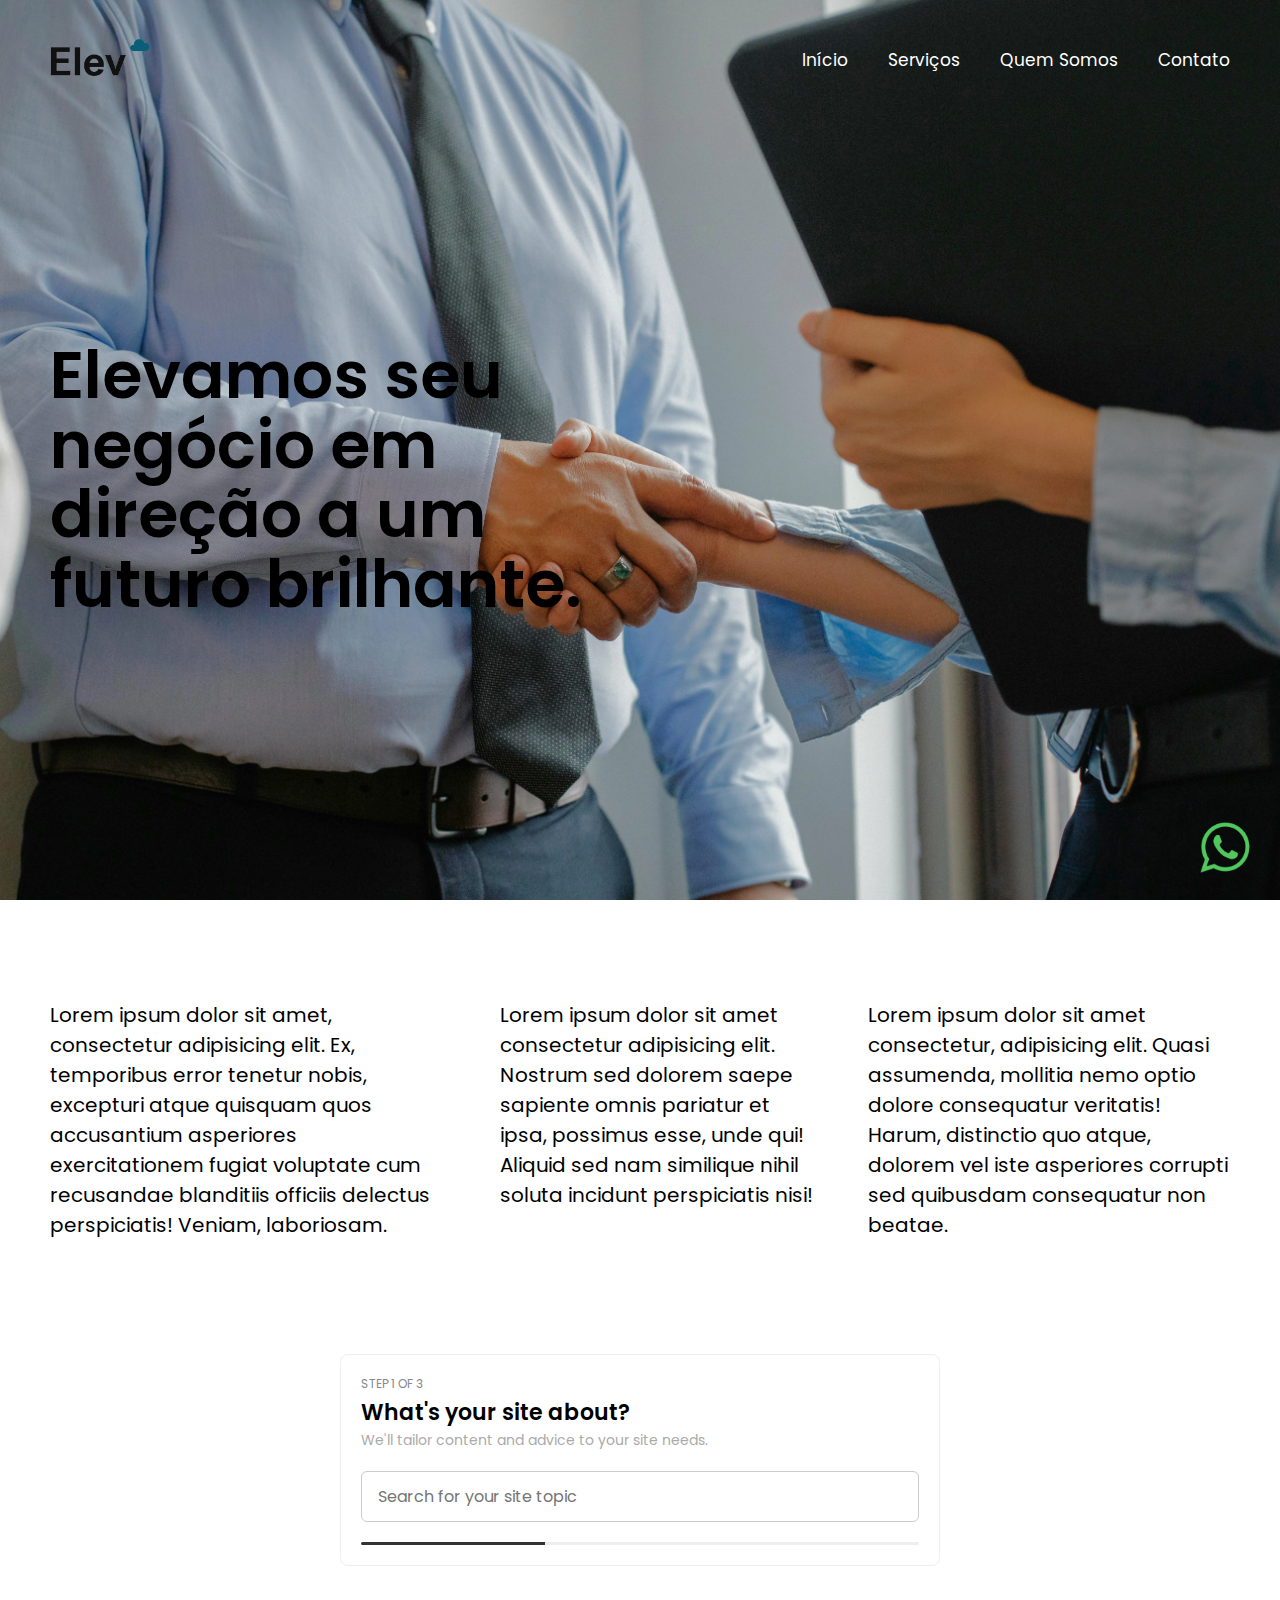
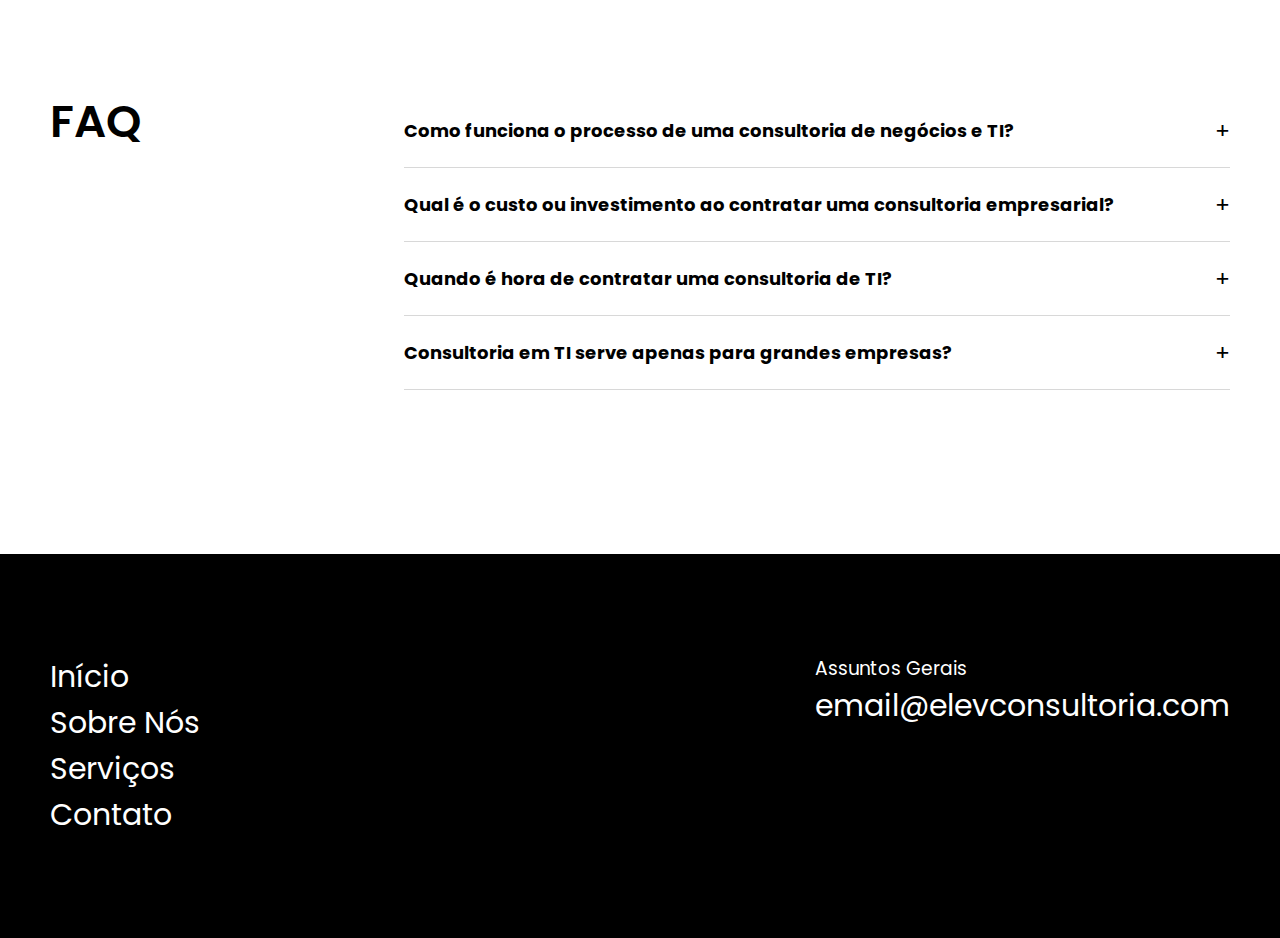
<file: index.html>
<!DOCTYPE html>
<html lang="en">

<head>
    <meta charset="UTF-8">
    <meta name="viewport" content="width=device-width, initial-scale=1.0">
    <link rel="stylesheet" href="./css/style.css">
    <link rel="shortcut icon" href="./images/elev.png" type="image/png">


    <title>Consultoria Empresarial</title>
</head>

<body>
    <section class="img-background">
        <header>
            <div class="logo">

                <img class="logo-icon" src="./images/elevlogo_transparent.png" alt="">
            </div>
            <!-- <label class="switch">
                <input type="checkbox" id="darkModeToggle">
                <span class="slider"></span>
            </label> -->
            <nav class="menu">
                <ul>
                    <li><a href="./">Início</a></li>
                    <li class="dropdown">
                        <a href="#">Serviços</a>
                        <ul class="submenu">
                            <li><a href="./servicos/avaliacao.html">Avaliação</a></li>
                            <li><a href="./servicos/transformacao-digital.html">Transformação Digital</a></li>
                            <li><a href="./servicos/estrategia-ti.html">Estratégia a longo prazo</a></li>
                        </ul>
                    </li>
                    <li><a href="./sobre.html">Quem Somos</a></li>
                    <li><a href="./contato.html">Contato</a></li>
                </ul>
            </nav>
        </header>


        <div class="scroll-text">
            <h1>Elevamos seu negócio em direção a um futuro brilhante.</h1>
        </div>

    </section>
    <main>


        <section class="featured">

            <div class="featured-item">
                <p>Lorem ipsum dolor sit amet, consectetur adipisicing elit. Ex, temporibus error tenetur nobis,
                    excepturi atque quisquam quos accusantium asperiores exercitationem fugiat voluptate cum recusandae
                    blanditiis officiis delectus perspiciatis! Veniam, laboriosam.</p>
            </div>

            <div class="featured-item">
                <p>
                    Lorem ipsum dolor sit amet consectetur adipisicing elit. Nostrum sed dolorem saepe sapiente omnis
                    pariatur et ipsa, possimus esse, unde qui! Aliquid sed nam similique nihil soluta incidunt
                    perspiciatis nisi!
                </p>
            </div>

            <div class="featured-item">
                <p>Lorem ipsum dolor sit amet consectetur, adipisicing elit. Quasi assumenda, mollitia nemo optio dolore
                    consequatur veritatis! Harum, distinctio quo atque, dolorem vel iste asperiores corrupti sed
                    quibusdam consequatur non beatae.</p>
            </div>

        </section>







        <div id="quiz-container">
            <div class="quiz-step">
                <div class="quiz-header">
                    <div class="step">STEP 1 OF 3</div>
                    <h2>What's your site about?</h2>
                    <p>We'll tailor content and advice to your site needs.</p>
                </div>
                <div class="quiz-body">
                    <input type="text" id="quiz-input" placeholder="Search for your site topic" />
                </div>
                <div class="quiz-footer">
                    <div class="progress-bar">
                        <div class="progress" style="width: 33%;"></div>
                    </div>
                </div>
            </div>
        </div>





        <section class="faq">
            <h2>FAQ</h2>
            <div class="faq-container">


                <div class="faq-item">
                    <button class="faq-question">
                        <strong>Como funciona o processo de uma consultoria de negócios e TI?</strong>
                        <span class="faq-icon">+</span>
                    </button>
                    <div class="faq-answer">
                        <p>É feito um diagnóstico completo, analisando processos, posição tecnológica, metas de negócio,
                            e outros. Em seguida, apresentamos um plano de ação personalizado e, dependendo do
                            escopo, acompanhamos a implementação e monitoramos os resultados para garantir a efetividade
                            das soluções propostas.</p>
                    </div>
                </div>

                <div class="faq-item">
                    <button class="faq-question">
                        <strong>Qual é o custo ou investimento ao contratar uma consultoria empresarial?</strong>
                        <span class="faq-icon">+</span>
                    </button>
                    <div class="faq-answer">
                        <p>O valor depende do porte da empresa, necessidade de intervenção (pontual ou contínua) e
                            complexidade do projeto. E é super importante enxergar como um investimento: os resultados —
                            como ganhos de eficiência, redução de custos e crescimento organizado — definitivamente
                            superam o valor investido. Sem levar em consideração que prezamos o cliente acima de tudo, e
                            estamos dispostos a analisar o orçamento de cada um de forma flexível.</p>
                    </div>
                </div>

                <div class="faq-item">
                    <button class="faq-question">
                        <strong>Quando é hora de contratar uma consultoria de TI?</strong>
                        <span class="faq-icon">+</span>
                    </button>
                    <div class="faq-answer">
                        <p>Recomendamos buscar consultoria quando sua empresa enfrenta instabilidade frequente em
                            sistemas, crescimento que exige escalabilidade tecnológica, falta de visibilidade sobre
                            custos de TI ou preocupações com segurança e conformidade.</p>
                    </div>
                </div>

                <div class="faq-item">
                    <button class="faq-question">
                        <strong>Consultoria em TI serve apenas para grandes empresas?</strong>
                        <span class="faq-icon">+</span>
                    </button>
                    <div class="faq-answer">
                        <p>Não! Pequenas e médias empresas também se beneficiam bastante, muitas vezes de maneira ainda
                            mais significativa. Com menos burocracia, as mudanças podem ser implementadas mais
                            rapidamente, gerando resultados visíveis em curto prazo.</p>
                    </div>
                </div>
            </div>


        </section>
    </main>




    </div>
    <footer>

        <a href="https://wa.me/5543991578700?text=Ol%C3%A1%2C%20gostaria%20de%20uma%20consulta%20gratuita!"
            target="_blank" class="whatsapp-fixo"><img src="./images/wpp.webp" alt=""></a>

        <nav>
            <ul>
                <li><a href="./">Início</a></li>
                <li><a href="./sobre.html">Sobre Nós</a></li>
                <li><a href="./servicos.html">Serviços</a></li>
                <li><a href="./contato.html">Contato</a></li>

            </ul>


            <ul>
                <li>
                    <h3>Assuntos Gerais</h3>
                </li>
                <li><a href="mailto:email@elevconsultoria.com">email@elevconsultoria.com</a></li>
            </ul>
        </nav>

    </footer>

    <script src="./js/script.js"></script>
</body>

</html>
</file>
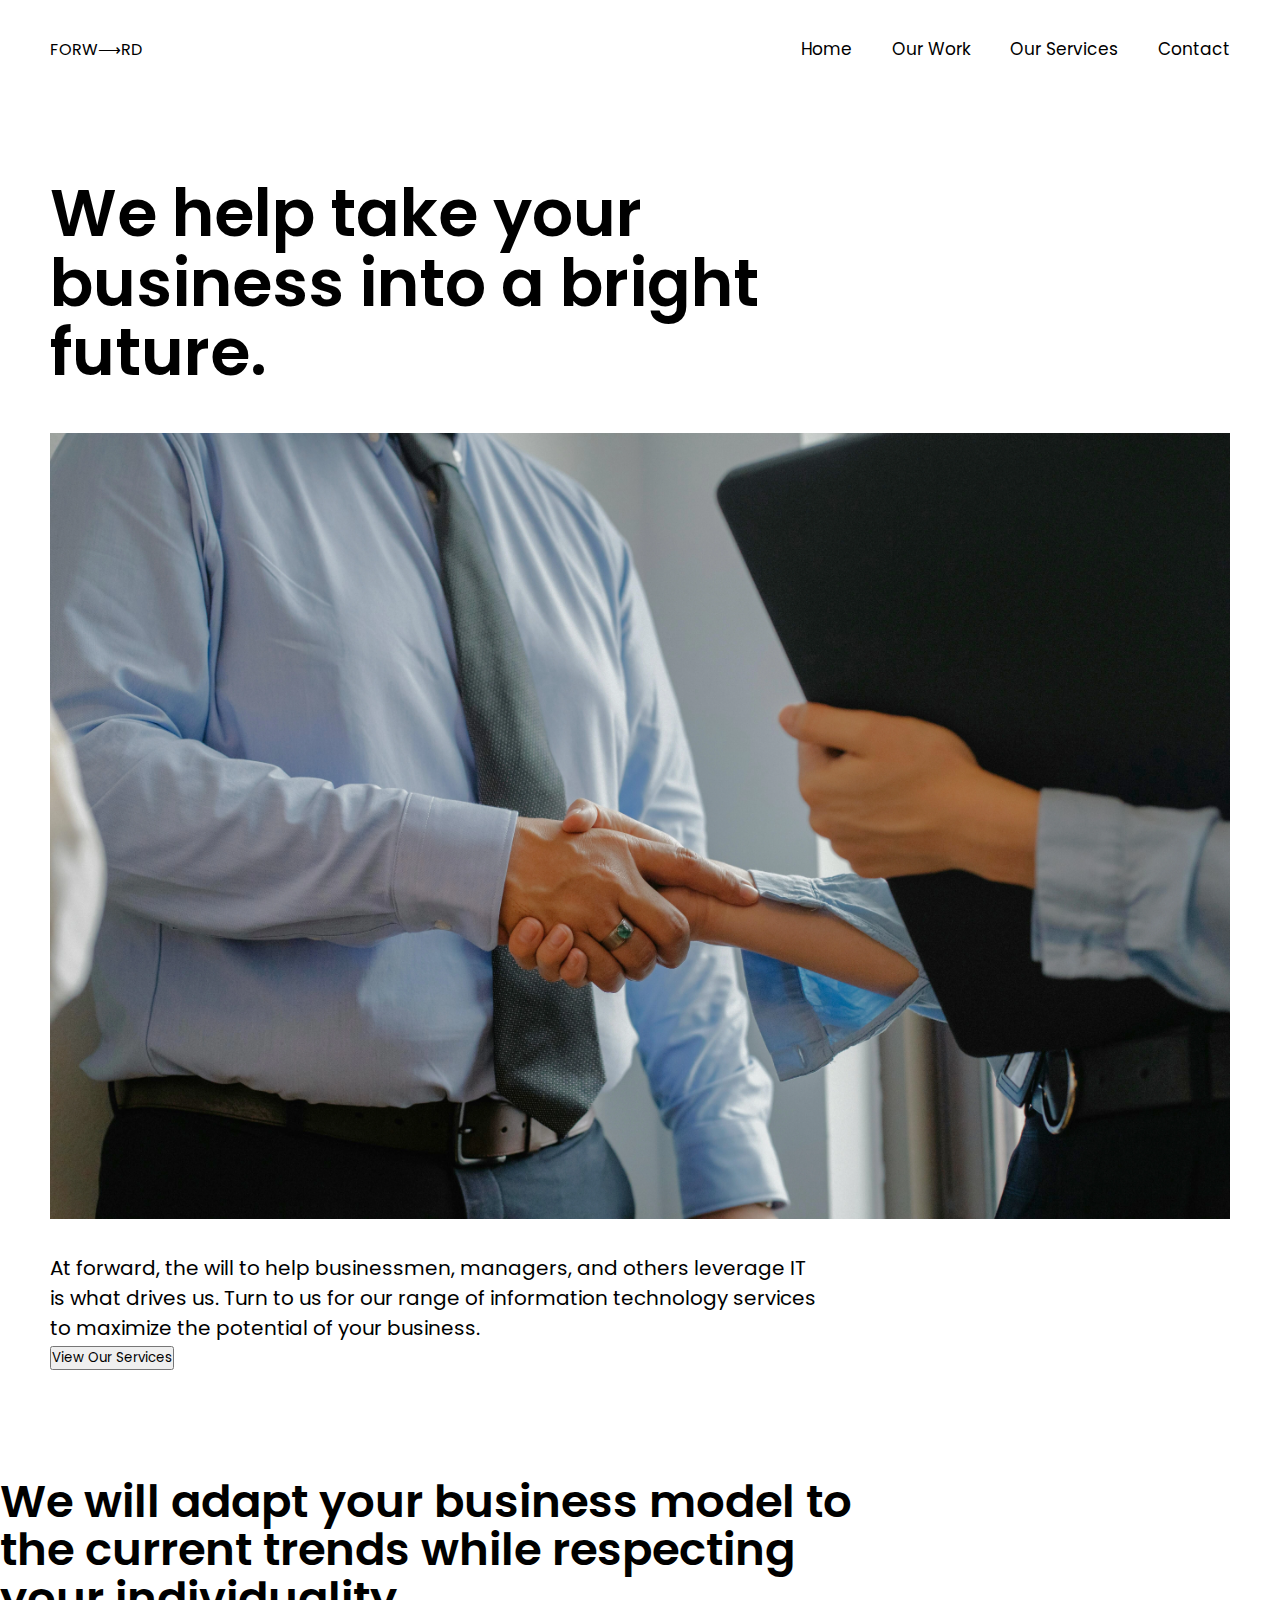
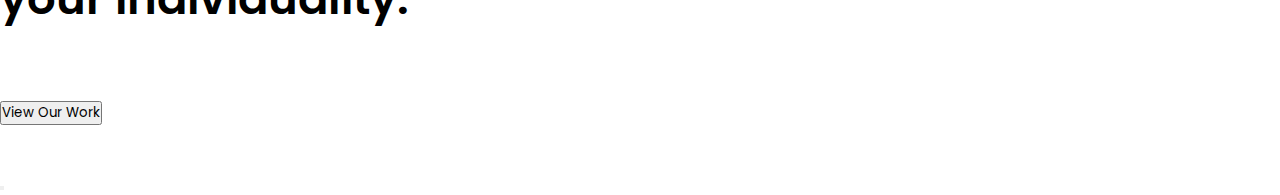
<file: en/index.html>
<!DOCTYPE html>
<html lang="en">

<head>
    <meta charset="UTF-8">
    <meta name="viewport" content="width=device-width, initial-scale=1.0">
    <link rel="stylesheet" href="../css/style.css">
    <link rel="shortcut icon" href="favicon.ico" type="image/x-icon">
    <title>soon</title>
</head>

<body>
    <header>
        <div class="logo montserrat-900">
            FORW&xrarr;RD
        </div>

        <nav>
            <ul>
                <a href="./">
                        <li>Home</li>
                </a>
                <a href="./about.html">
                    <li>Our Work</li>
                </a>
                <a href="./services.html">
                    <li>Our Services</li>
                </a>
                <a href="./contact.html">
                    <li>Contact</li>
                </a>
            </ul>
        </nav>
    </header>
    <main>
        <div class="text-h">
            <h1>We help take your business into a bright future.</h1>
        </div>

        <div class="img">
            <img src="../images/1.webp" alt="">
        </div>

        <div class="text-p montserrat-300">
            <p>At forward, the will to help businessmen, managers, and others leverage IT is what drives us. Turn to us
                for our range of information technology services to maximize the potential of your business.</p>
            <a href="./services.html"></a><button class="blue-white-button">View Our Services</button></a>
        </div>



    </main>
    <section class="white-section">
        <div class="text-h">
            <h2>We will adapt your business model to the current trends while respecting your individuality.
            </h2>
            <br> <br> <br>  
            <a href="./about.html"><button class="black-blue-button">View Our Work</button></a>
        </div>

        <button></button>
    </section>

</body>

</html>
</file>
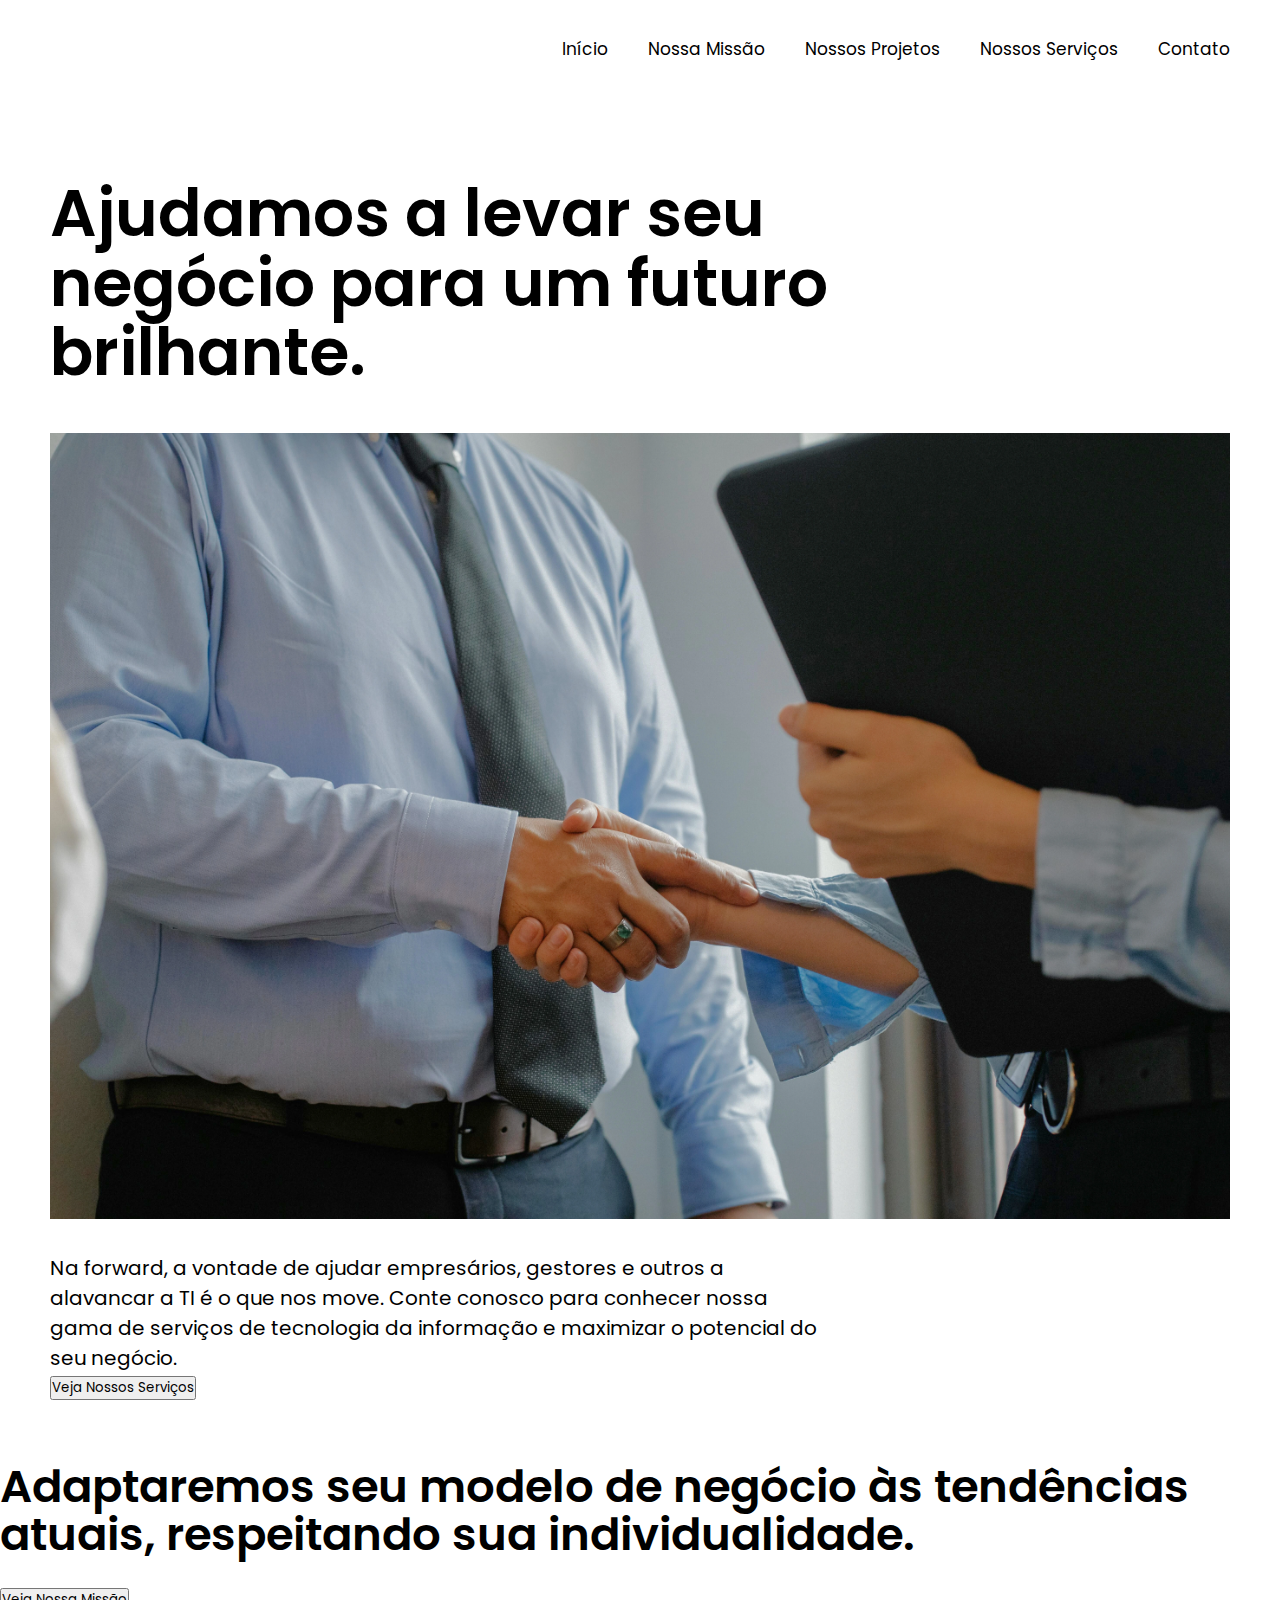
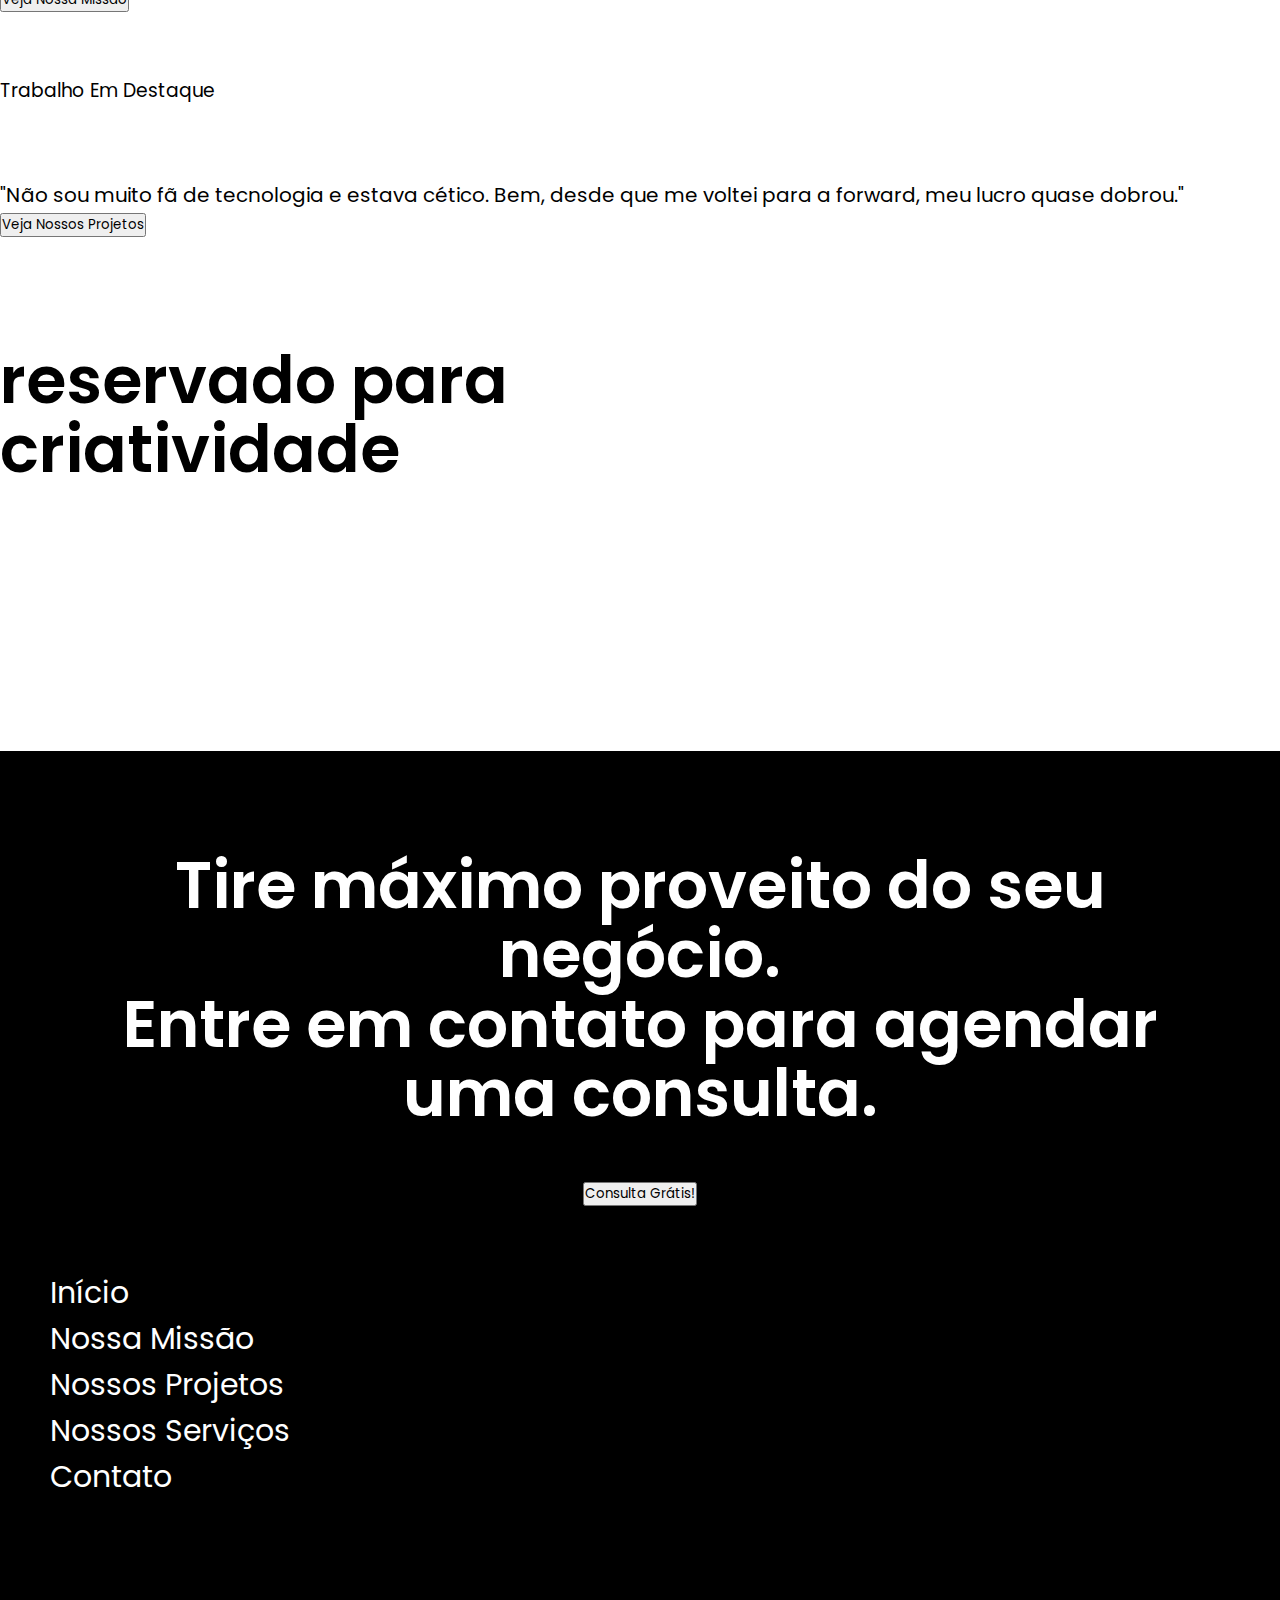
<file: pt-br/index.html>
<!DOCTYPE html>
<html lang="en">

<head>
    <meta charset="UTF-8">
    <meta name="viewport" content="width=device-width, initial-scale=1.0">
    <link rel="stylesheet" href="../css/style.css">
    <link rel="shortcut icon" href="favicon.ico" type="image/x-icon">
    <title>Elev - Início</title>
</head>

<body>
    <header>
        <div class="logo montserrat-900">
            
        </div>

        <nav>
            <ul>
                <li><a href="./">Início</a></li>
                <li><a href="./sobre.html">Nossa Missão</a></li>
                <li><a href="./projetos.html">Nossos Projetos</a></li>
                <li><a href="./servicos.html">Nossos Serviços</a></li>
                <li><a href="./contato.html">Contato</a></li>

            </ul>
        </nav>
    </header>
    <main>
        <div class="text-h">
            <h1>Ajudamos a levar seu negócio para um futuro brilhante.</h1>
        </div>

        <div class="img">
            <img src="../images/1.webp" alt="">
        </div>

        <div class="text-p montserrat-300">
            <p>Na forward, a vontade de ajudar empresários, gestores e outros a alavancar a TI é o que nos move. Conte
                conosco
                para conhecer nossa gama de serviços de tecnologia da informação e maximizar o potencial do seu negócio.
            </p>
            <a href="./servicos.html"></a><button class="blue-white-button">Veja Nossos Serviços</button></a>
        </div>



    </main>
    <section class="white-section">
        <div>
            <h2>Adaptaremos seu modelo de negócio às tendências atuais, respeitando sua individualidade.

            </h2>
            <br>
            <a href="./sobre.html"><button class="black-blue-button">Veja Nossa Missão</button></a>
        </div>

    </section>
    <section class="featured">
        <div class="featured-content">
            <h3>Trabalho Em Destaque</h3>
            <br><br>
            <div class="featured-frame"></div>
            <br>
            <p>
                "Não sou muito fã de tecnologia e estava cético. Bem, desde que me voltei para a forward, meu lucro
                quase dobrou."
            </p>
            <a href="./projetos.html"><button class="blue-white-button ">Veja Nossos Projetos</button></a>
        </div>
    </section>

    <section class="preview-form">
        <div class="text-h">
            <h1>reservado para criatividade</h1>
        </div>
    </section>

    <footer>
        <div>
            <h1>Tire máximo proveito do seu negócio.<br> Entre em contato para agendar uma consulta.</h1>
            <br><br>
            <a href="./contato.html"><button class="blue-white-button">Consulta Grátis!</button></a>
        </div>


        <nav>
            <ul>
                <li><a href="./">Início</a></li>
                <li><a href="./missao.html">Nossa Missão</a></li>
                <li><a href="./projetos.html">Nossos Projetos</a></li>
                <li><a href="./servicos.html">Nossos Serviços</a></li>
                <li><a href="./contato.html">Contato</a></li>

            </ul>
        </nav>
    </footer>

    <script src="../js/script.js"></script>
</body>

</html>
</file>
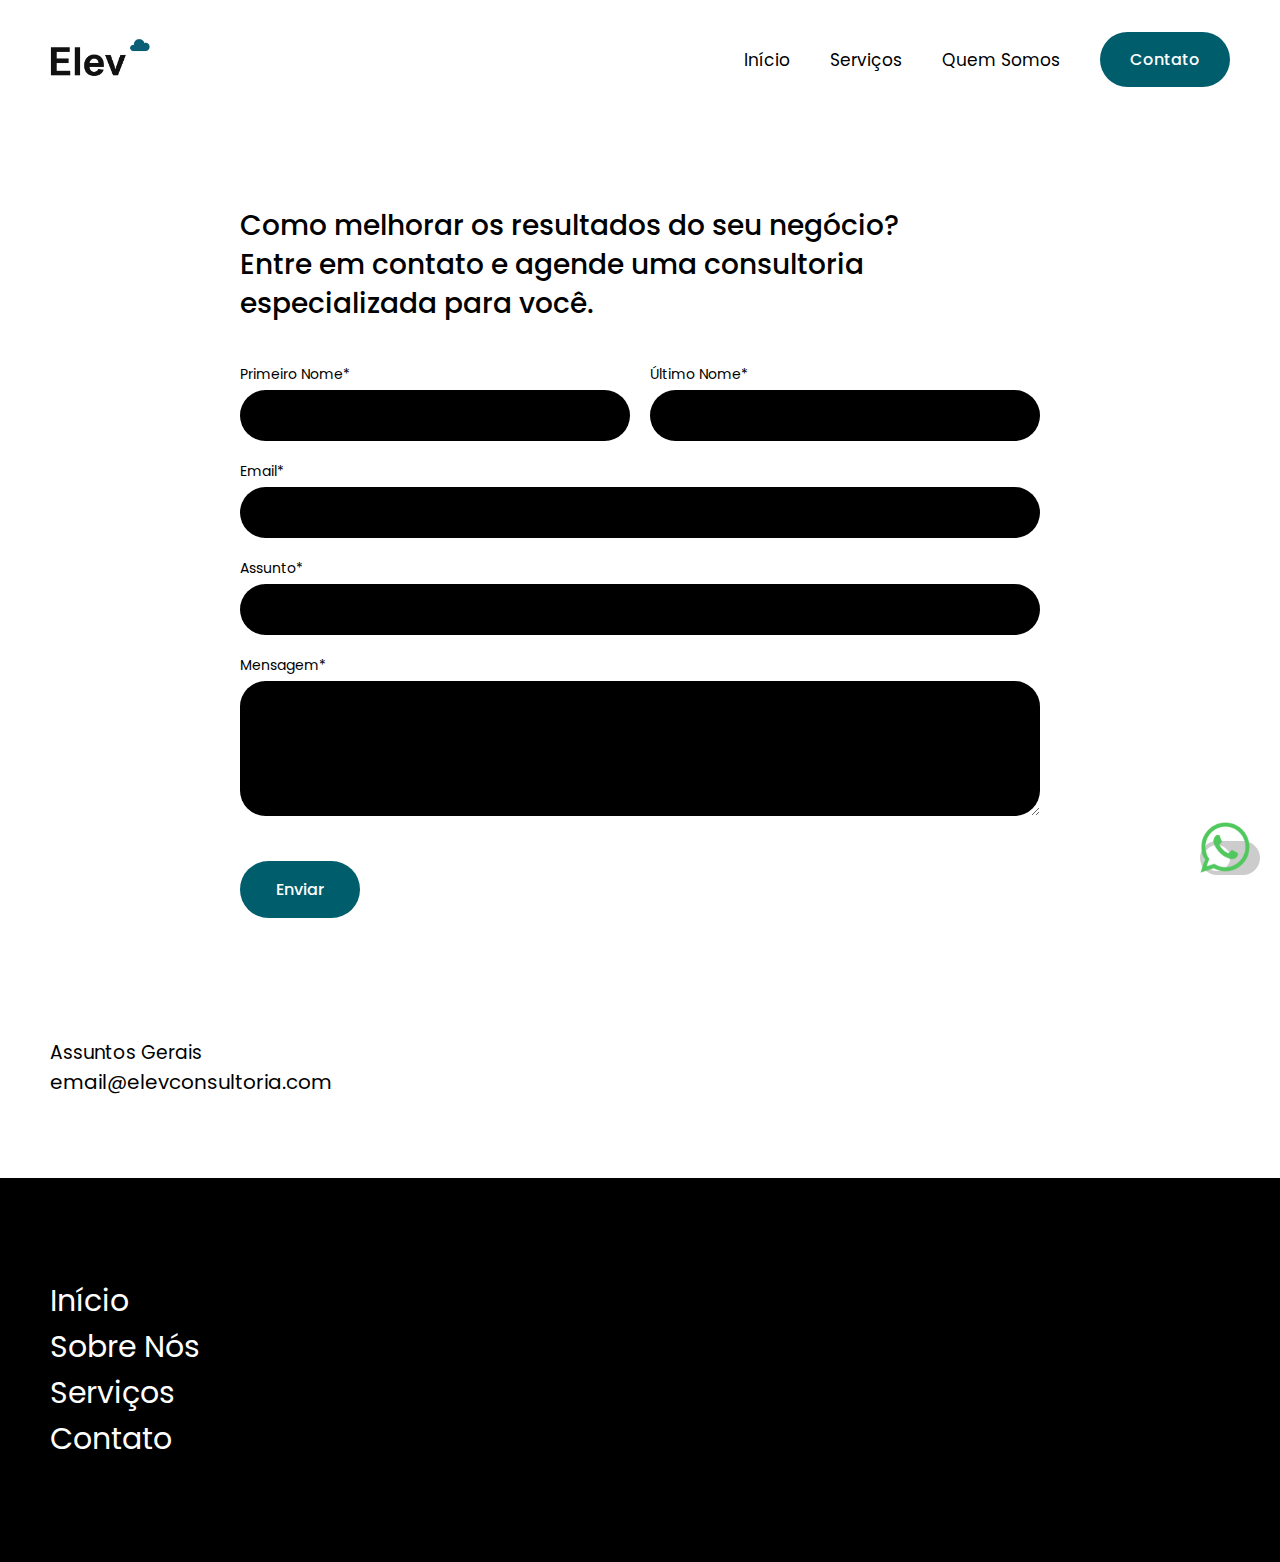
<file: contato.html>
<!DOCTYPE html>
<html lang="en">

<head>
    <meta charset="UTF-8">
    <meta name="viewport" content="width=device-width, initial-scale=1.0">
    <link rel="stylesheet" href="./css/style.css">
    <link rel="shortcut icon" href="./images/elev.png" type="image/png">


    <title>Consultoria em Londrina</title>



    <style>
       .contact-container {
            padding: 50px;
            max-width: 900px;
            margin: auto;
            text-align: left;
        }
 
        .contact-container h2 {
            font-size: 28px;
            font-weight: 500;
            margin-bottom: 40px;
            line-height: 1.4em;
        }

        .contact-form {
            display: flex;
            flex-direction: column;
            gap: 20px;
        }

        .form-row {
            display: flex;
            gap: 20px;
        }

        .form-group {
            flex: 1;
            display: flex;
            flex-direction: column;
        }

        label {
            font-size: 14px;
            margin-bottom: 5px;
            color: #000;
        }

        input,
        textarea {
            padding: 15px;
            border: none;
            border-radius: 1.6rem;
            outline: none;
            font-size: 14px;
            background: #000;
            color: #fff;
        }

        textarea {
            resize: vertical;
        }

        .submit-btn {
           
            width: 120px;
        }
    </style>

</head>

<body>
    <header>
        <div class="logo">

            <img class="logo-icon" src="./images/elevlogo_transparent.png" alt="">
        </div>
        <label class="switch">
            <input type="checkbox" id="darkModeToggle">
            <span class="slider"></span>
        </label>
        <nav class="menu">
            <ul>
                <li><a href="./">Início</a></li>
                <li class="dropdown">
                    <a href="#">Serviços</a>
                    <ul class="submenu">
                        <li><a href="./servicos/avaliacao.html">Avaliação</a></li>
                        <li><a href="./servicos/transformacao-digital.html">Transformação Digital</a></li>
                        <li><a href="./servicos/estrategia-ti.html">Estratégia a longo prazo</a></li>
                    </ul>
                </li>
                <li><a href="./sobre.html">Quem Somos</a></li>
                <li><a href="./contato.html">Contato</a></li>
            </ul>
        </nav>
    </header>
    <main>


        <div class="contact-container">
            <h2>Como melhorar os resultados do seu negócio?<br>Entre em contato e agende uma consultoria especializada
                para você.</h2>

            <form class="contact-form">
                <div class="form-row">
                    <div class="form-group">
                        <label for="firstName">Primeiro Nome*</label>
                        <input type="text" id="firstName" name="firstName" required>
                    </div>
                    <div class="form-group">
                        <label for="lastName">Último Nome*</label>
                        <input type="text" id="lastName" name="lastName" required>
                    </div>
                </div>

                <div class="form-group">
                    <label for="email">Email*</label>
                    <input type="email" id="email" name="email" required>
                </div>

                <div class="form-group">
                    <label for="subject">Assunto*</label>
                    <input type="text" id="subject" name="subject" required>
                </div>

                <div class="form-group">
                    <label for="message">Mensagem*</label>
                    <textarea id="message" name="message" rows="5" required></textarea>
                </div>

                <button type="submit" class="submit-btn nav-button">Enviar</button>
            </form>
        </div>

        <div class="text-h">
            <h3>Assuntos Gerais</h3>
            <p>
                email@elevconsultoria.com
            </p>
        </div>

    </main>
    <footer>

        <a href="https://wa.me/5543991578700?text=Ol%C3%A1%2C%20gostaria%20de%20uma%20consulta%20gratuita!"
            target="_blank" class="whatsapp-fixo"><img src="./images/wpp.webp" alt=""></a>

        <nav>
            <ul>
                <li><a href="./">Início</a></li>
                <li><a href="./missao.html">Sobre Nós</a></li>
                <li><a href="./servicos.html">Serviços</a></li>
                <li><a href="./contato.html">Contato</a></li>

            </ul>
        </nav>

    </footer>

    <script src="./js/script.js"></script>
</body>

</html>
</file>
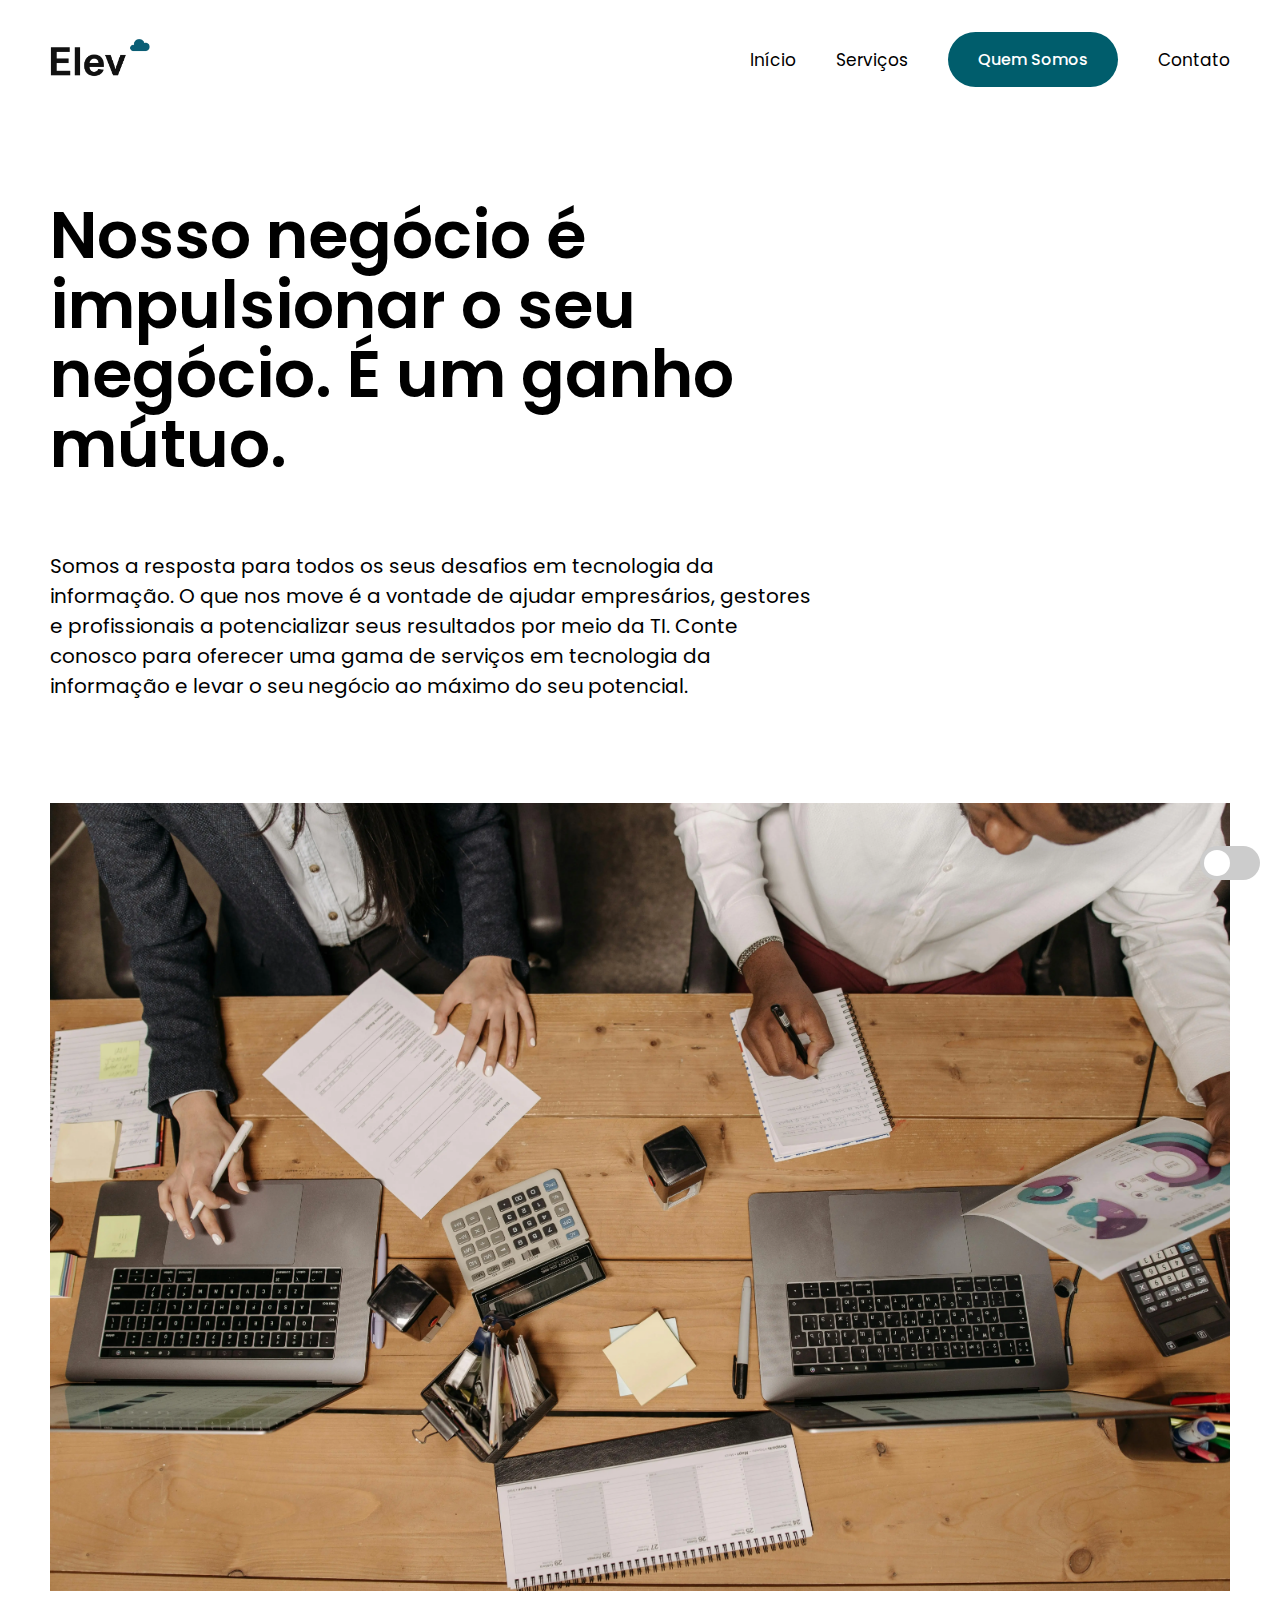
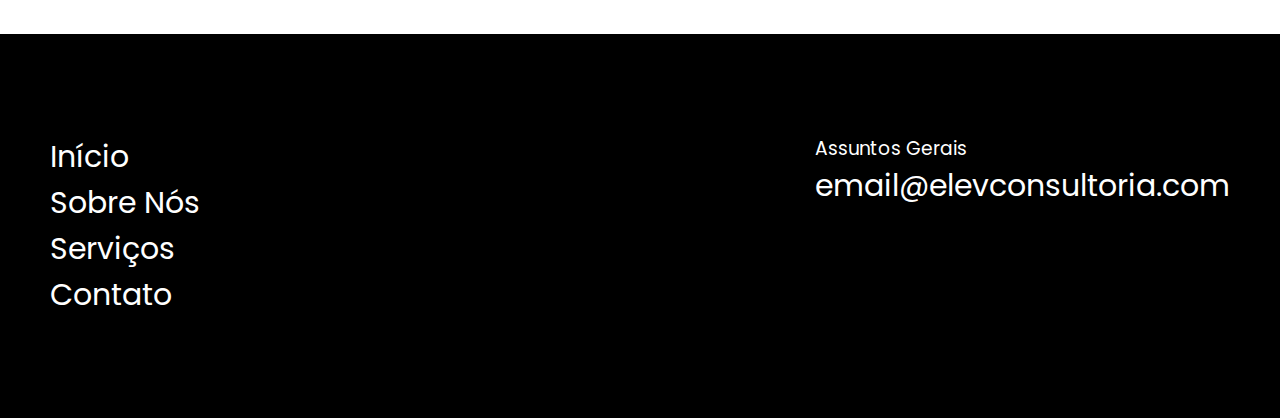
<file: sobre.html>
<!DOCTYPE html>
<html lang="en">

<head>
    <meta charset="UTF-8">
    <meta name="viewport" content="width=device-width, initial-scale=1.0">
    <link rel="stylesheet" href="./css/style.css">
    <link rel="shortcut icon" href="./images/elev3.png" type="image/png">

    <title>Consultoria Empresarial - Londrina</title>
</head>

<body>
    <header>
        <div class="logo">

            <img class="logo-icon" src="./images/elevlogo_transparent.png" alt="">
        </div>
        <label class="switch">
            <input type="checkbox" id="darkModeToggle">
            <span class="slider"></span>
        </label>
        <nav class="menu">
            <ul>
                <li><a href="./">Início</a></li>
                <li class="dropdown">
                    <a href="#">Serviços</a>
                    <ul class="submenu">
                        <li><a href="./servicos/avaliacao.html">Avaliação</a></li>
                        <li><a href="./servicos/transformacao-digital.html">Transformação Digital</a></li>
                        <li><a href="./servicos/estrategia-ti.html">Estratégia a longo prazo</a></li>
                    </ul>
                </li>
                <li><a href="./sobre.html">Quem Somos</a></li>
                <li><a href="./contato.html">Contato</a></li>
            </ul>
        </nav>
    </header>

    <main>
        <div class="text-h">
            <h1>Nosso negócio é impulsionar o seu negócio. É um ganho mútuo.</h1>
        </div>
        <div class="text-p">
            <p>Somos a resposta para todos os seus desafios em tecnologia da informação. O que nos move
                é a vontade de ajudar empresários, gestores e profissionais a potencializar seus resultados por meio da
                TI. Conte conosco para oferecer uma gama de serviços em tecnologia da informação e levar o seu negócio
                ao máximo do seu potencial.</p>

        </div>
        <br><br><br>
        <div class="img">
            <img src="./images/about.webp" alt="">
        </div>


    </main>

    <footer>

        <nav>
            <ul>
                <li><a href="./">Início</a></li>
                <li><a href="./sobre.html">Sobre Nós</a></li>
                <li><a href="./servicos.html">Serviços</a></li>
                <li><a href="./contato.html">Contato</a></li>

            </ul>



            <ul>
                <li>
                    <h3>Assuntos Gerais</h3>
                </li>
                <li><a href="mailto:email@elevconsultoria.com">email@elevconsultoria.com</a></li>
            </ul>
        </nav>


    </footer>

    <script src="./js/script.js"></script>
</body>

</html>
</file>
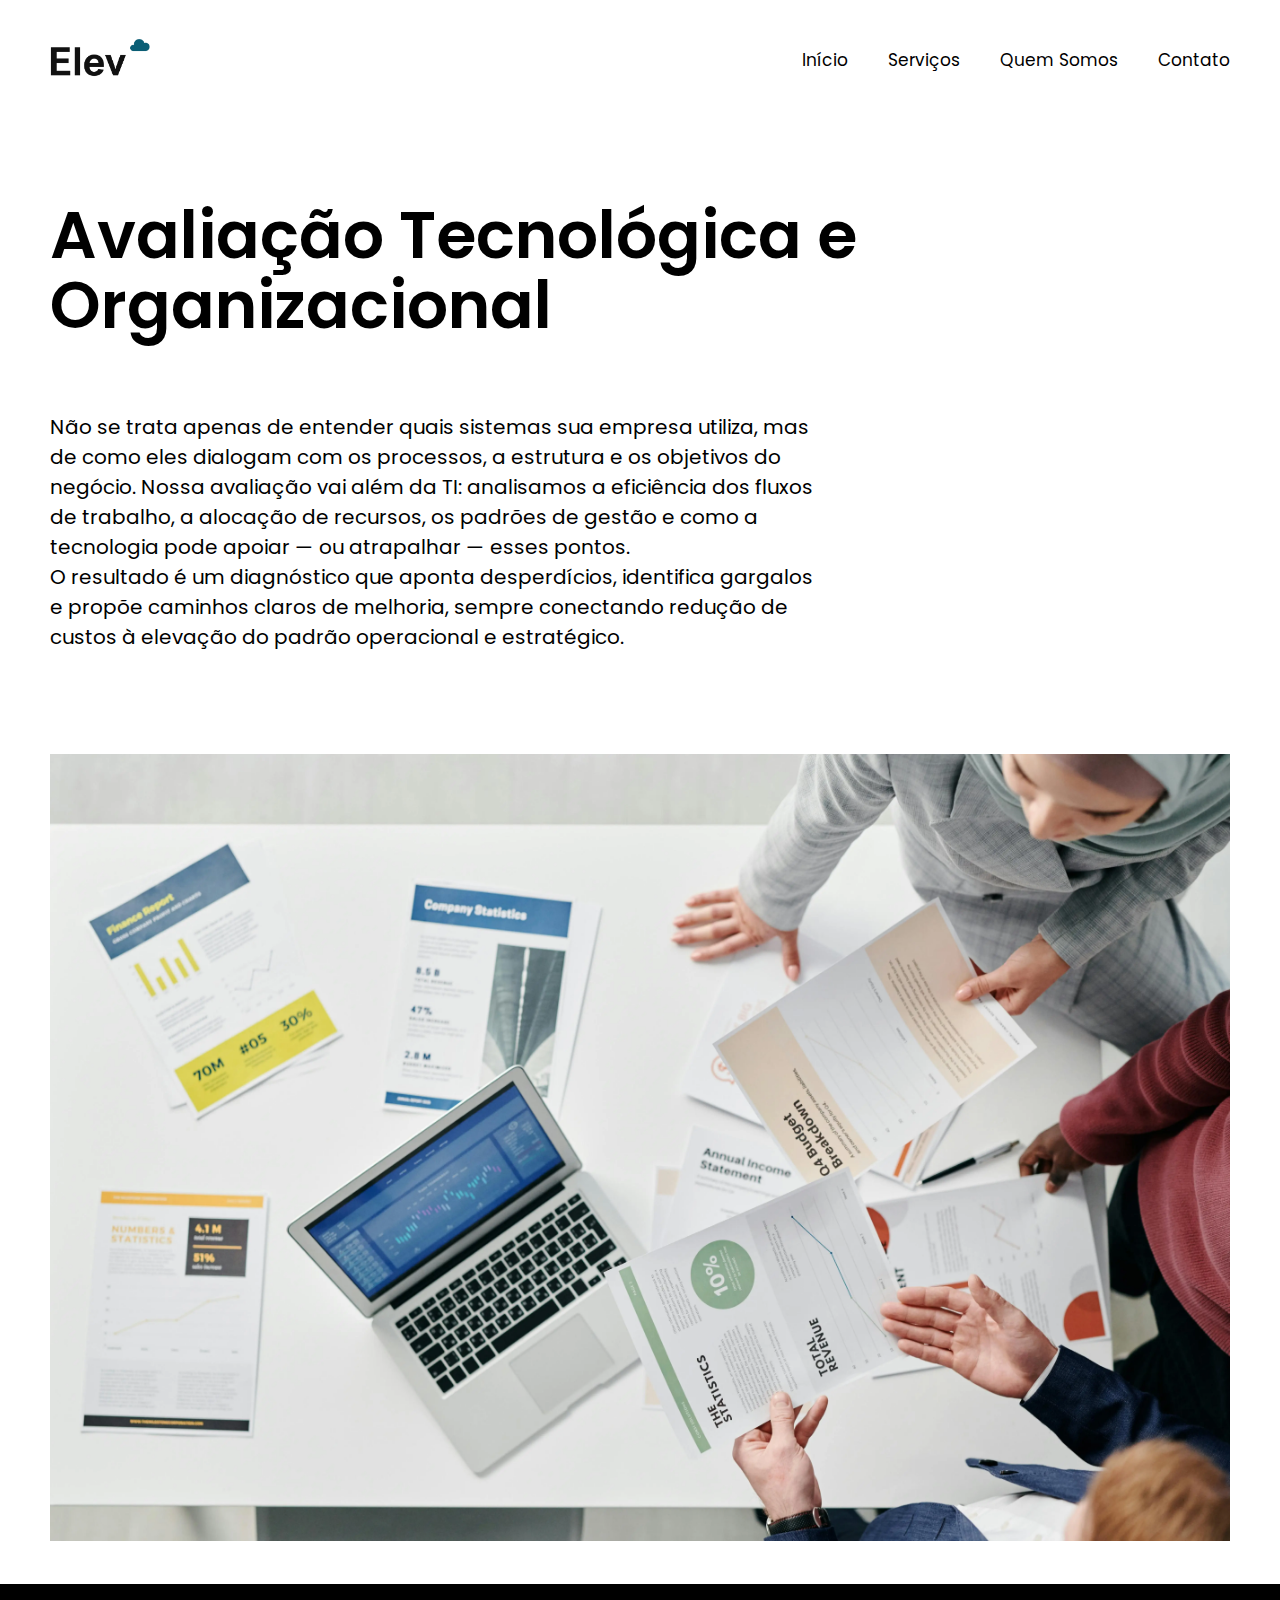
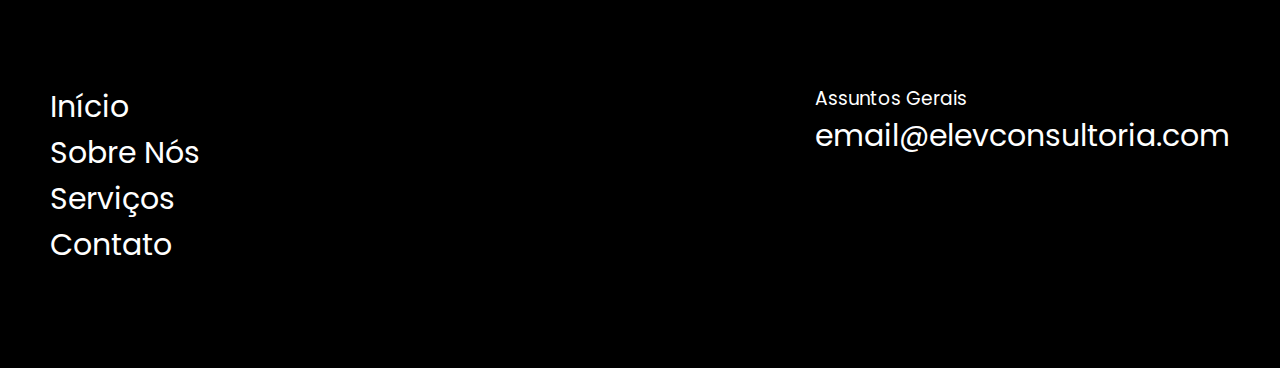
<file: servicos/avaliacao.html>
<!DOCTYPE html>
<html lang="en">

<head>
    <meta charset="UTF-8">
    <meta name="viewport" content="width=device-width, initial-scale=1.0">
    <link rel="stylesheet" href="../css/style.css">
    <link rel="shortcut icon" href="../images/elev.png" type="image/png">
    <title>Document</title>
</head>

<body>

    <header>
         <div class="logo">
            <img class="logo-icon" src="../images/elevlogo_transparent.png" alt="">
        </div>


        <nav>
            <ul>
                <li><a href="../">Início</a></li>

                <li class="dropdown">
                    <a href="../servicos.html">Serviços</a>
                    <ul class="submenu">
                        <li><a href="./avaliacao.html">Avaliação </a></li>
                        <li><a href="./transformacao-digital.html">Transformação Digital</a></li>
                        <li><a href="./estrategia-ti.html">Estratégia a longo prazo</a></li>
                    </ul>
                </li>
                <li><a href="../sobre.html">Quem Somos</a></li>
                <li><a href="../contato.html">Contato</a></li>

            </ul>
        </nav>
    </header>

    <main>

        <div class="text-h">
            <h1>Avaliação Tecnológica e Organizacional</h1>
        </div>


        <div class="text-p">
            <p>
                Não se trata apenas de entender quais sistemas sua empresa utiliza, mas de como eles dialogam com os
                processos, a estrutura e os objetivos do negócio. Nossa avaliação vai além da TI: analisamos a
                eficiência dos fluxos de trabalho, a alocação de recursos, os padrões de gestão e como a tecnologia pode
                apoiar — ou atrapalhar — esses pontos.

            </p>
            <p>
                O resultado é um diagnóstico que aponta desperdícios, identifica gargalos e propõe caminhos claros de
                melhoria, sempre conectando redução de custos à elevação do padrão operacional e estratégico.
            </p>
        </div>
        <br><br><br>
        <div class="img"><img src="../images/avaliacao.webp" alt=""></div>
    </main>

    <footer>



        <nav>
            <ul>
                <li><a href="../">Início</a></li>
                <li><a href="../sobre.html">Sobre Nós</a></li>
                <li><a href="../servicos.html">Serviços</a></li>
                <li><a href="../contato.html">Contato</a></li>

            </ul>


            <ul>
                <li>
                    <h3>Assuntos Gerais</h3>
                </li>
                <li><a href="mailto:email@elevconsultoria.com">email@elevconsultoria.com</a></li>
            </ul>
        </nav>

    </footer>

    <script src="../js/script.js"></script>
</body>

</html>
</file>
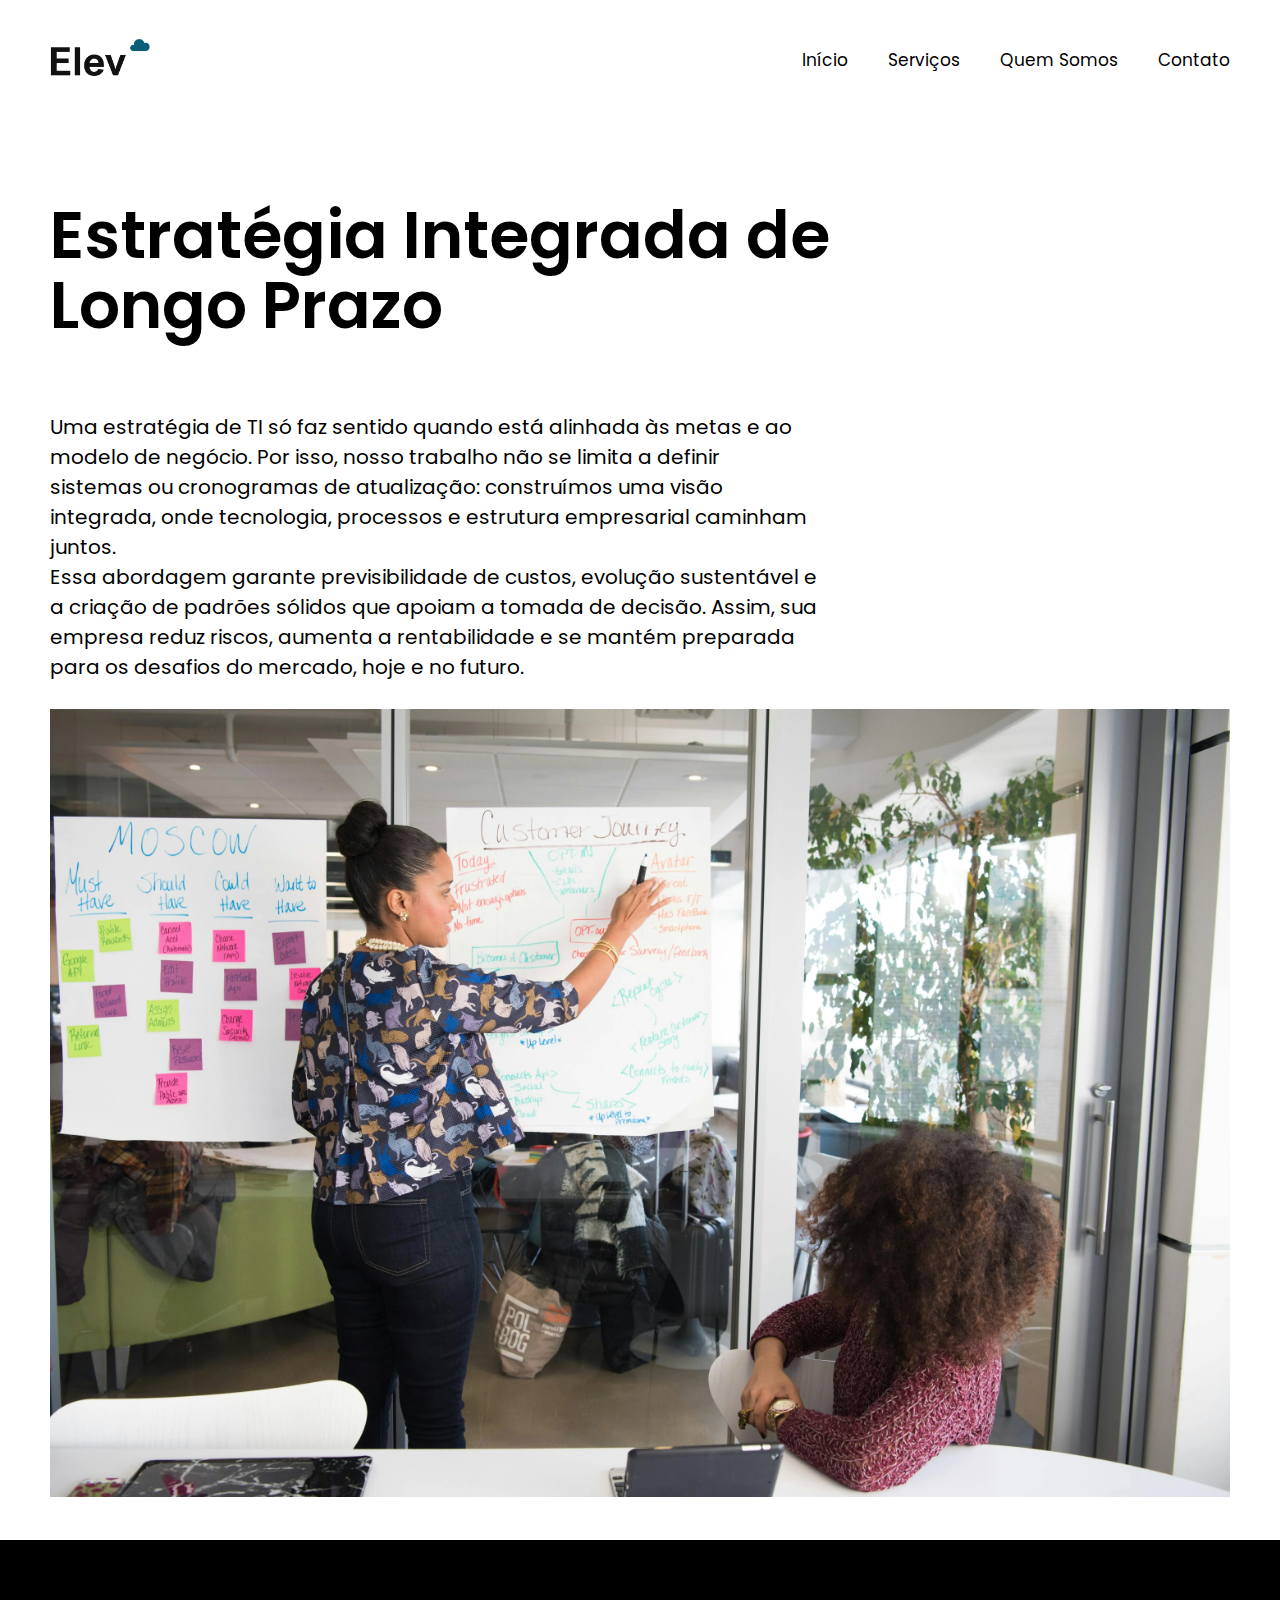
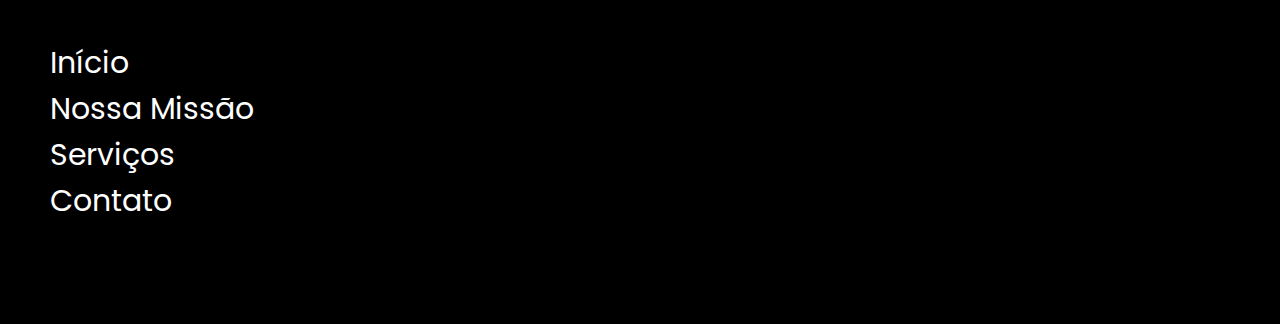
<file: servicos/estrategia-ti.html>
<!DOCTYPE html>
<html lang="en">

<head>
    <meta charset="UTF-8">
    <meta name="viewport" content="width=device-width, initial-scale=1.0">
    <link rel="stylesheet" href="../css/style.css">
    <link rel="shortcut icon" href="../images/elev.png" type="image/png">
    <title>Document</title>
</head>

<body>
    <header>
        <div class="logo">
            <img class="logo-icon" src="../images/elevlogo_transparent.png" alt="">
        </div>

        <nav>
            <ul>
                <li><a href="../">Início</a></li>
                <li class="dropdown">
                    <a href="../servicos.html">Serviços</a>
                    <ul class="submenu">
                        <li><a href="./avaliacao.html">Avaliação </a></li>
                        <li><a href="./transformacao-digital.html">Transformação Digital</a></li>
                        <li><a href="./estrategia-ti.html">Estratégia a longo prazo</a></li>
                    </ul>
                </li>
                <li><a href="../sobre.html">Quem Somos</a></li>

                <li><a href="./contato.html">Contato</a></li>

            </ul>
        </nav>
    </header>
    <main>
        <div class="text-h">
            <h1>Estratégia Integrada de Longo Prazo</h1>
        </div>
        <div class="text-p">
            <p>
                Uma estratégia de TI só faz sentido quando está alinhada às metas e ao modelo de negócio. Por isso,
                nosso trabalho não se limita a definir sistemas ou cronogramas de atualização: construímos uma visão
                integrada, onde tecnologia, processos e estrutura empresarial caminham juntos.
            </p>
            <p>
                Essa abordagem garante previsibilidade de custos, evolução sustentável e a criação de padrões
                sólidos
                que apoiam a tomada de decisão. Assim, sua empresa reduz riscos, aumenta a rentabilidade e se mantém
                preparada para os desafios do mercado, hoje e no futuro.
            </p>
        </div>

        <div class="img">
            <img src="../images/estrategia.webp" alt="">
        </div>
    </main>


    <footer>



        <nav>
            <ul>
                <li><a href="./">Início</a></li>
                <li><a href="../sobre.html">Nossa Missão</a></li>
                <li><a href="../servicos.html">Serviços</a></li>
                <li><a href="../contato.html">Contato</a></li>

            </ul>
        </nav>

    </footer>

    <script src="../js/script.js"></script>
</body>

</html>
</file>
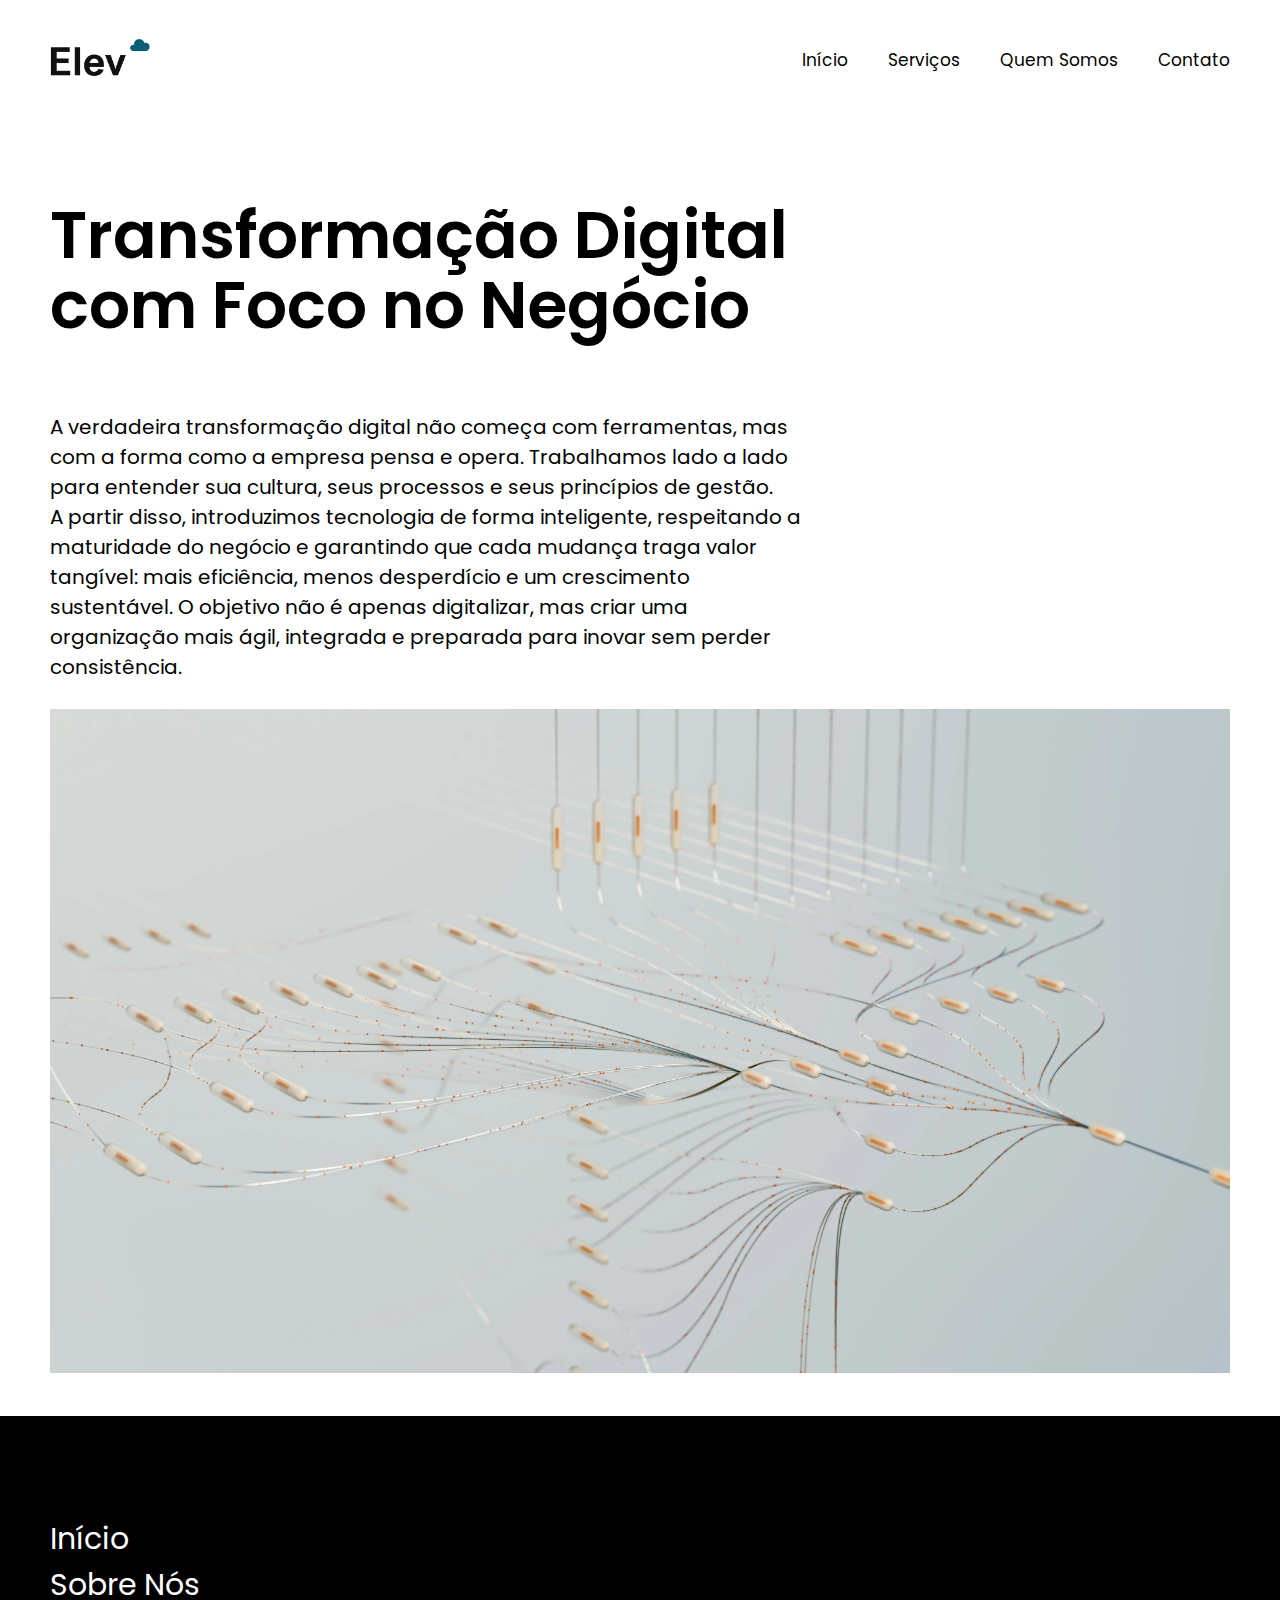
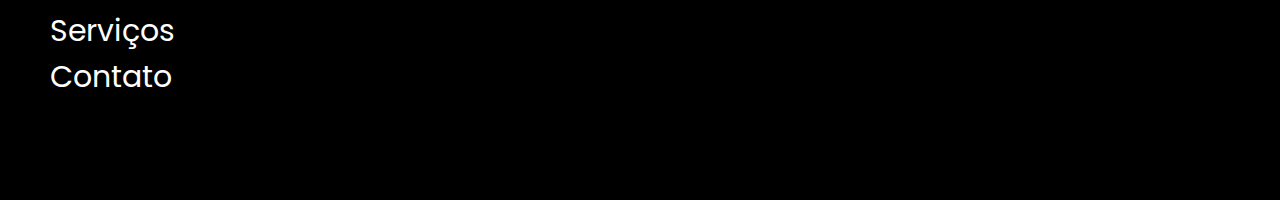
<file: servicos/transformacao-digital.html>
<!DOCTYPE html>
<html lang="en">

<head>
    <meta charset="UTF-8">
    <meta name="viewport" content="width=device-width, initial-scale=1.0">
    <link rel="stylesheet" href="../css/style.css">
    
    <link rel="shortcut icon" href="../images/elev.png" type="image/png">
    <title>Transformacao Digital</title>
</head>

<body>
    <header>
        <div class="logo">
            <img class="logo-icon" src="../images/elevlogo_transparent.png" alt="">
        </div>

        <nav>
            <ul>
                <li><a href="../">Início</a></li>
                <li class="dropdown">
                    <a href="../servicos.html">Serviços </a>
                    <ul class="submenu">
                        <li><a href="./avaliacao.html">Avaliação </a></li>
                        <li><a href="./transformacao-digital.html">Transformação Digital</a></li>
                        <li><a href="./estrategia-ti.html">Estratégia a longo prazo</a></li>
                    </ul>
                </li>
                <li><a href="../sobre.html">Quem Somos</a></li>

                <li><a href="./contato.html">Contato</a></li>

            </ul>
        </nav>
    </header>
    <main>
        <div class="text-h">
            <h1>Transformação Digital com Foco no Negócio</h1>
        </div>

        <div class="text-p">
            <p>
                A verdadeira transformação digital não começa com ferramentas, mas com a forma como a empresa pensa e
                opera. Trabalhamos lado a lado para entender sua cultura, seus processos e seus princípios de gestão.
            </p>
            <p>
                A partir disso, introduzimos tecnologia de forma inteligente, respeitando a maturidade do negócio e
                garantindo que cada mudança traga valor tangível: mais eficiência, menos desperdício e um crescimento
                sustentável.
                O objetivo não é apenas digitalizar, mas criar uma organização mais ágil, integrada e preparada para
                inovar sem perder consistência.
            </p>
        </div>

        <div class="img">
            <img src="../images/transform.webp" alt="">
        </div>
    </main>


    <footer>



        <nav>
            <ul>
                <li><a href="../">Início</a></li>
                <li><a href="../missao.html">Sobre Nós</a></li>
                <li><a href="../servicos.html">Serviços</a></li>
                <li><a href="../contato.html">Contato</a></li>

            </ul>
        </nav>

    </footer>

    <script src="../js/script.js"></script>

</body>

</html>
</file>
<file: css/style.css>
@import url('https://fonts.googleapis.com/css2?family=Poppins:ital,wght@0,100;0,200;0,300;0,400;0,500;0,600;0,700;0,800;0,900;1,100;1,200;1,300;1,400;1,500;1,600;1,700;1,800;1,900&display=swap');

/* ===========================
   VARIÁVEIS DE TEMA
=========================== */
:root {
    --bg-color: #fff;
    --text-color: #000;
    --link-color: #fff;
    --link-hover: #005d6c;
    --header-bg: transparent;
    --footer-bg: #000;
    --footer-color: #fff;
    --faq-border: #ccccccc1;
    --card-bg: #fff;
    --link-non-main-color: #000;
}

body.dark-mode {
    --bg-color: #000;
    --text-color: #fff;
    --link-color: #fff;
    --link-hover: #fff;
    --header-bg: #fff;
    --faq-border: #cccccc6e;
    --card-bg: #f9f9f9;
}

/* ===========================
   ESTILOS GERAIS
=========================== */
* {
    box-sizing: border-box;
    padding: 0;
    margin: 0;
    font-family: "Poppins", sans-serif;

}

h1,
h2 {
    font-weight: 600;
    line-height: 1.07;
}

h3,
h4 {
    font-weight: 400;
}

body {
    background-color: var(--bg-color);
    color: var(--text-color);
}

ul {
    list-style-type: none;
}

a {
    font-size: 17px;
    color: var(--link-color);
    text-decoration: none;
    transition: 0.5s;
}



img {
    width: 100%;
    height: 100%;
}

/* ===========================
   HEADER
=========================== */
.img-background {
    height: 100vh;
    background-image: url(../images/1.webp);
    background-position: center;
    background-repeat: no-repeat;
    background-size: cover;
}

.img-background a {
    color: #fff;
}

header {
    padding: 4vh 50px;
    color: var(--text-color);
    display: flex;
    flex-direction: row;
    align-items: center;
    justify-content: space-between;
    width: 100%;
    top: 0;
    transition: background 0.3s ease, box-shadow 0.3s ease;

}



header ul {
    display: flex;
    flex-direction: row;
    gap: 40px;
}

header nav a {
    color: var(--link-non-main-color);
}

.logo {
    display: inline-block;
    position: relative;
}

.logo-icon {
    width: 100px;
}

nav ul li ul {
    display: none;
    position: absolute;
    background-color: var(--header-bg);
    list-style: none;
    margin: 0;
    padding: 1rem 0;
}

nav ul li:hover>ul {
    display: block;
}

nav ul li ul li {
    padding: 1rem 2rem;
}

nav ul li ul li a {
    display: block;
    text-decoration: none;
    color: inherit;
}

.img-background>div {
    width: 55%;
    height: 80%;
    padding: 4vh 50px;
    display: flex;
    flex-direction: column;
    justify-content: center;
}


/* ===========================
   MAIN
=========================== */
h1 {
    font-size: 65px;
}

main {
    color: var(--text-color);
    padding: 4vh 50px;
}

.text-h {
    width: 70%;
    padding: 5vh 0;
}

.text-p {
    padding: 3vh 0;
    width: 65%;
}

.nav-button,
a.active {
    font-weight: 500;
    margin: 25px 0;
    padding: 16px 30px;
    border-radius: 50px;
    font-size: 16px;
    transition: 0.5s;
    border: none;
    cursor: pointer;
    background: var(--link-hover);
    color: #fff;
}

.nav-button:hover {
    background-color: #000;
}

a.active:hover {
    color: #ffffff;
    background-color: #000;
}


p {
    font-size: 20px;
}

h2 {
    font-size: 45px;
}

/* ===========================
   FEATURED
=========================== */
.featured {
    position: relative;
    display: flex;
    justify-items: space-between;
    align-items: first baseline;
    gap: 3rem;
    padding: 4rem 0;
}

.featured-item {}

.preview-form {
    background-color: var(--card-bg);
    min-height: 50vh;
}

/* ===========================
   SERVICES
=========================== */
.services-container {
    display: flex;
    flex-direction: row;
    align-items: first baseline;
    justify-content: space-between;
    gap: 3rem;
}

.services h2 {
    margin-bottom: 2rem;
}

.services p {
    font-size: 18px;
    font-weight: 500;
}

#quiz-container {
    max-width: 600px;
    margin: 50px auto;
    font-family: Arial, sans-serif;
}

.quiz-step {
    padding: 20px;
    border: 1px solid #eee;
    border-radius: 8px;
}

.quiz-header .step {
    font-size: 12px;
    color: #888;
    margin-bottom: 8px;
}

.quiz-header h2 {
    font-size: 22px;
    margin: 0 0 5px 0;
}

.quiz-header p {
    font-size: 14px;
    color: #aaa;
    margin: 0 0 20px 0;
}

.quiz-body input {
    width: 100%;
    padding: 12px 16px;
    font-size: 16px;
    border: 1px solid #ccc;
    border-radius: 6px;
    outline: none;
    transition: border 0.3s;
}

.quiz-body input:focus {
    border-color: #333;
}

.progress-bar {
    margin-top: 20px;
    height: 3px;
    background-color: #eee;
    border-radius: 2px;
    overflow: hidden;
}

.progress-bar .progress {
    height: 100%;
    background-color: #333;
    width: 0%;
    transition: width 0.5s;
}

/* ===========================
   FAQ
=========================== */
.faq {
    margin: 8rem auto;

    display: flex;
    flex-direction: row;
    align-items: first baseline;
    justify-content: space-between;
}

.faq-container {
    color: var(--text-color);
    width: 70%;
    font-family: "Helvetica Neue", sans-serif;
}

.faq-container h2 {
    text-align: center;
    font-size: 40px;
    margin-bottom: 30px;
}

.faq-item {
    border-bottom: 1px solid var(--faq-border);
}

.faq-question {
    width: 100%;
    background: none;
    border: none;
    outline: none;
    color: var(--text-color);
    text-align: left;
    font-size: 18px;
    padding: 20px 0;
    cursor: pointer;
    display: flex;
    justify-content: space-between;
    align-items: center;
}

.faq-icon {
    font-size: 22px;
    transition: transform 0.3s ease;
}

.faq-answer {
    max-height: 0;
    overflow: hidden;
    transition: max-height 0.5s ease, opacity 0.5s ease;
    opacity: 0;
}

.faq-answer p {
    margin: 0;
    padding: 0 0 20px 0;
    font-size: 16px;
    line-height: 1.5;
}

/* ===========================
   FOOTER
=========================== */
footer {
    display: flex;
    flex-direction: column;
    justify-content: space-around;
    color: var(--footer-color);
    padding: 100px 50px;
    gap: 4rem;
    background-color: var(--footer-bg);
}

footer>div {
    text-align: center;
}

footer nav a {
    font-size: 30px;
    margin-bottom: 15px;
    transition: 0.5s;
    position: relative;
}

footer nav {
    display: flex;
    flex-direction: row;
    justify-content: space-between;
    gap: 2rem;
}

/* footer nav a:hover {
    color: var(--link-hover);
} */

footer nav a::after {
    content: '';
    position: absolute;
    width: 0;
    height: 1.8px;
    /* altura da linha */
    left: 0;
    bottom: -1.2px;
    /* distância do texto */
    background-color: #fff;
    /* cor do underline */
    transition: width 0.5s ease;
    /* velocidade da animação */
}

footer a:hover::after {
    width: 100%;
    /* expande a linha até o final do link */
}

.whatsapp-fixo {
    position: fixed;
    bottom: 20px;
    right: 10px;
    z-index: 1000;
}

.whatsapp-fixo img {
    width: 90px;
    height: auto;
    animation: pulse 1.5s infinite;
}

/* Animação de pulsar */
@keyframes pulse {
    0% {
        transform: scale(1);
    }

    70% {
        transform: scale(1.1);
        box-shadow: 0 0 0 20px rgba(37, 211, 102, 0);
    }

    100% {
        transform: scale(1);
        box-shadow: 0 0 0 0 rgba(37, 211, 102, 0);
    }
}

/* ===========================
   SWITCH (DARK/LIGHT)
=========================== */
.switch {
    position: fixed;
    bottom: 20px;
    right: 20px;
    z-index: 1000;
    display: inline-block;
    width: 60px;
    height: 34px;
}

.switch input {
    opacity: 0;
    width: 0;
    height: 0;
}

.slider {
    position: absolute;
    cursor: pointer;
    top: 0;
    left: 0;
    right: 0;
    bottom: 0;
    background-color: #ccc;
    transition: 0.4s;
    border-radius: 34px;
}

.slider:before {
    position: absolute;
    content: "";
    height: 26px;
    width: 26px;
    border-radius: 50%;
    left: 4px;
    bottom: 4px;
    background-color: white;
    transition: 0.4s;
}

input:checked+.slider {
    background-color: #222;
}

input:checked+.slider:before {
    transform: translateX(26px);
}

/* ===========================
   RESPONSIVO
=========================== */
@media screen and (max-width:1000px) {

    .text-h,
    .text-p {
        width: 100%;
    }

    h1 {
        font-size: 7.5vw;
    }

    h2 {
        font-size: 5.5vw;
    }

    header nav {
        display: none;
    }


}

@media screen and (max-width:800px) {

    footer nav {
        display: flex;
        flex-direction: column;
        justify-content: space-between;
        gap: 3rem;
    }

}
</file>
